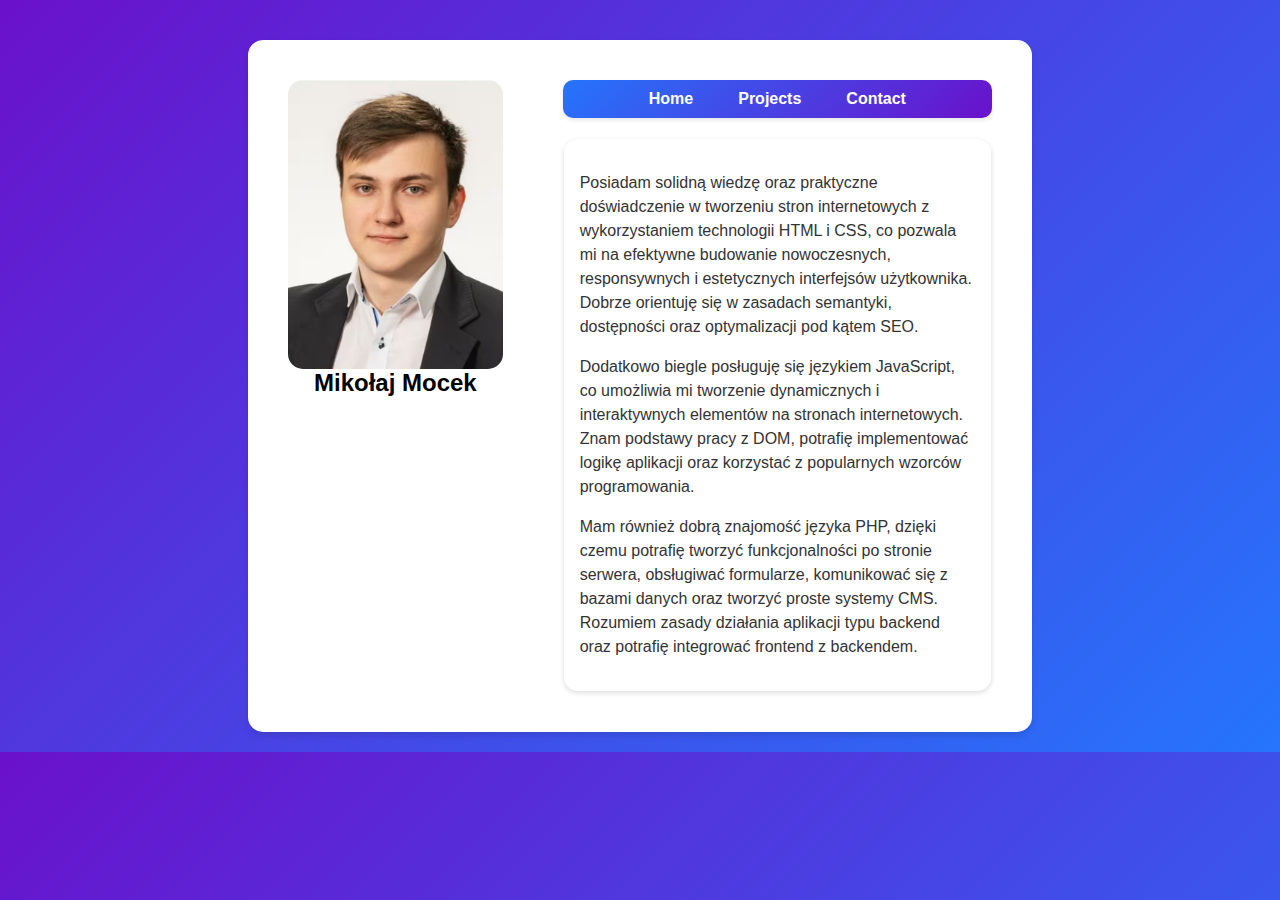
<file: index.html>
<!DOCTYPE html>
<html lang="en">
<head>
    <meta charset="UTF-8">
    <meta name="viewport" content="width=device-width, initial-scale=1.0">
    <title>Home</title>
    <link rel="stylesheet" href="styles.css">
</head>
<body>
    <div class="main-content">
        <div class="content-row">
            <div class="left-section">
                <img src="images/main-photo.avif" alt="Zdjęcie portretowe Mikołaja Mocka">
                <h1>Mikołaj Mocek</h1>
            </div>
            <div class="right-section">
                <div include-html="nav.html"></div>
                <div class="text-section">
                    <p>
                        Posiadam solidną wiedzę oraz praktyczne doświadczenie w tworzeniu stron internetowych z wykorzystaniem technologii HTML i CSS, co pozwala mi na efektywne
                        budowanie nowoczesnych, responsywnych i estetycznych interfejsów użytkownika. Dobrze orientuję się w zasadach semantyki, dostępności oraz optymalizacji 
                        pod kątem SEO.
                    </p>
                    <p>
                        Dodatkowo biegle posługuję się językiem JavaScript, co umożliwia mi tworzenie dynamicznych i interaktywnych elementów na stronach internetowych. Znam podstawy
                            pracy z DOM, potrafię implementować logikę aplikacji oraz korzystać z popularnych wzorców programowania. 
                    </p>
                    <p>
                        Mam również dobrą znajomość języka PHP, dzięki czemu potrafię tworzyć funkcjonalności po stronie serwera, obsługiwać formularze, komunikować się z bazami
                        danych oraz tworzyć proste systemy CMS. Rozumiem zasady działania aplikacji typu backend oraz potrafię integrować frontend z backendem.
                    </p>
                </div>
            </div>
        </div>
    </div>
    <script src="javascript/html-include.js"></script> <!-- Include HTML for navigation bar -->
</body>
</html>
</file>
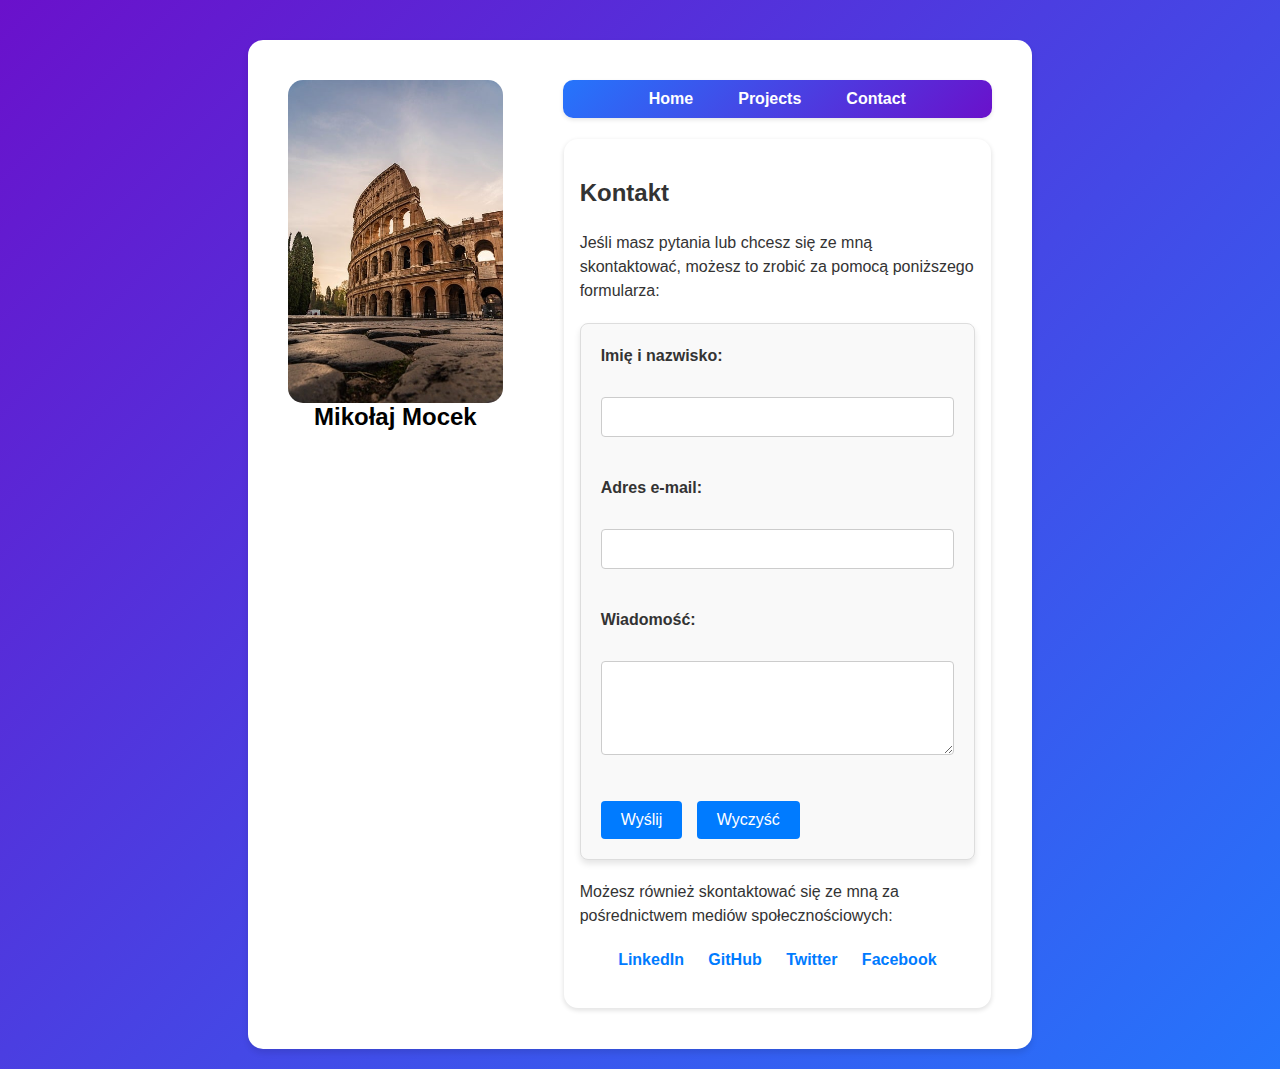
<file: contact.html>
<!DOCTYPE html>
<html lang="en">
<head>
    <meta charset="UTF-8">
    <meta name="viewport" content="width=device-width, initial-scale=1.0">
    <title>Home</title>
    <link rel="stylesheet" href="styles.css">
</head>
<body>
    <div class="main-content">
        <div class="content-row">
            <div class="left-section">
                <img src="images/contact.jpg" alt="Zdjęcie portretowe Mikołaja Mocka">
                <h1>Mikołaj Mocek</h1>
            </div>
            <div class="right-section">
                <div include-html="nav.html"></div>
                <div class="text-section">
                    <h2>Kontakt</h2>
                    <p>Jeśli masz pytania lub chcesz się ze mną skontaktować, możesz to zrobić za pomocą poniższego formularza:</p>
                    <form action="zapisz_formularz.php" method="post">
                        <label for="name">Imię i nazwisko:</label><br>
                        <input type="text" id="name" name="name"><br><br>
                        <label for="email">Adres e-mail:</label><br>
                        <input type="email" id="email" name="email"><br><br>
                        <label for="message">Wiadomość:</label><br>
                        <textarea id="message" name="message" rows="4" cols="50"></textarea><br><br>
                        <input type="submit" value="Wyślij">
                        <input type="reset" value="Wyczyść">
                    </form>
                    <p>Możesz również skontaktować się ze mną za pośrednictwem mediów społecznościowych:</p>
                    <ul class="social-media-links">
                        <li><a href="#" target="_blank">LinkedIn</a></li>
                        <li><a href="#" target="_blank">GitHub</a></li>
                        <li><a href="#" target="_blank">Twitter</a></li>
                        <li><a href="#" target="_blank">Facebook</a></li>
                    </ul>
                </div>
            </div>
        </div>
    </div>
    <script src="javascript/html-include.js"></script>
</body>
</html>
</file>
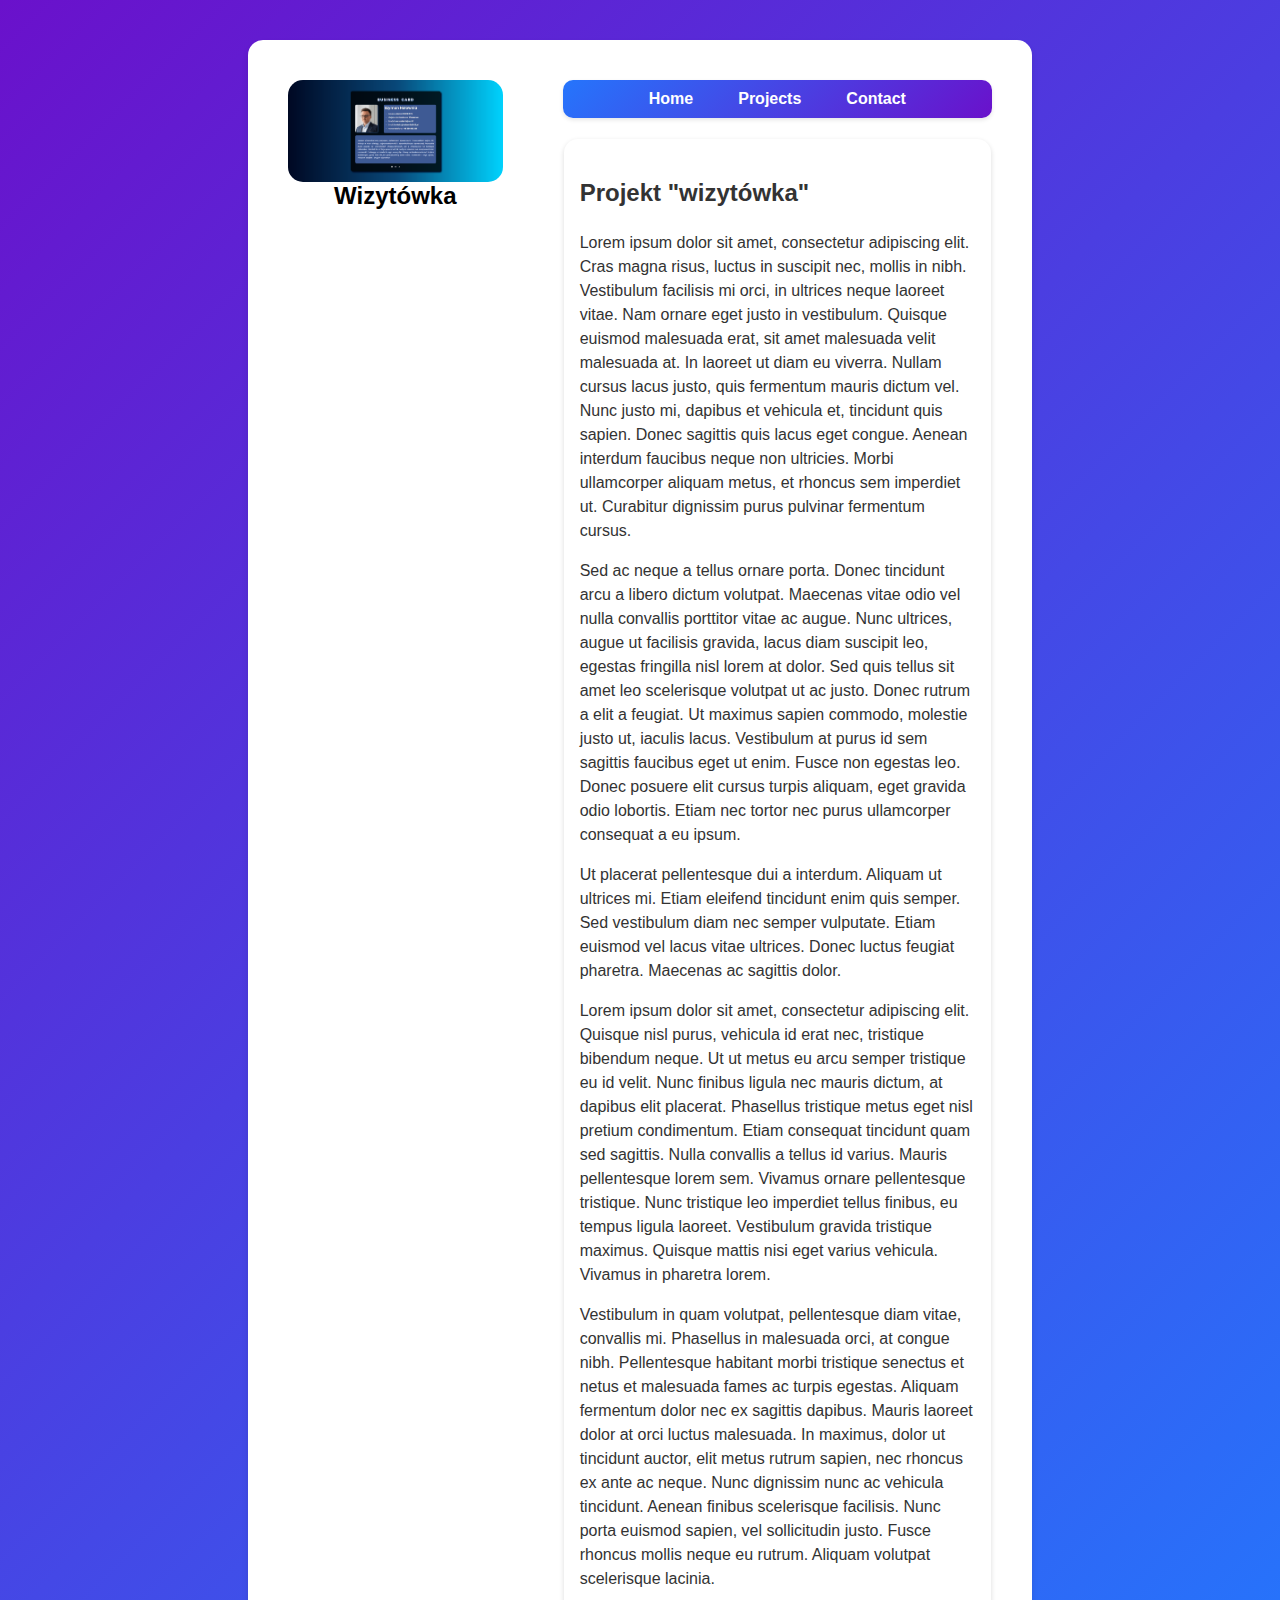
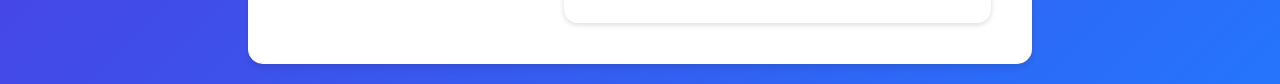
<file: projects.html>
<!DOCTYPE html>
<html lang="en">
<head>
    <meta charset="UTF-8">
    <meta name="viewport" content="width=device-width, initial-scale=1.0">
    <title>Home</title>
    <link rel="stylesheet" href="styles.css">
</head>
<body>
    <div class="main-content">
        <div class="content-row">
            <div class="left-section">
                <img src="images/project-1.png" alt="Projekt wizytówki" class="project-image">
                <a href="#" class="link-style">wizytówka</a> <!-- na razie nie działa, bo nie ma pliku wizytówka.html -->
            </div>
            <div class="right-section">
                <div include-html="nav.html"></div>
                <div class="text-section">
                    <h2>Projekt "wizytówka"</h2>
                    <p>
                        Lorem ipsum dolor sit amet, consectetur adipiscing elit. Cras magna risus, luctus in suscipit nec, mollis in nibh. Vestibulum facilisis mi orci, in ultrices neque laoreet vitae. Nam ornare eget justo in vestibulum. Quisque euismod malesuada erat, sit amet malesuada velit malesuada at. In laoreet ut diam eu viverra. Nullam cursus lacus justo, quis fermentum mauris dictum vel. Nunc justo mi, dapibus et vehicula et, tincidunt quis sapien. Donec sagittis quis lacus eget congue. Aenean interdum faucibus neque non ultricies. Morbi ullamcorper aliquam metus, et rhoncus sem imperdiet ut. Curabitur dignissim purus pulvinar fermentum cursus.
                    </p>
                    <p>
                        Sed ac neque a tellus ornare porta. Donec tincidunt arcu a libero dictum volutpat. Maecenas vitae odio vel nulla convallis porttitor vitae ac augue. Nunc ultrices, augue ut facilisis gravida, lacus diam suscipit leo, egestas fringilla nisl lorem at dolor. Sed quis tellus sit amet leo scelerisque volutpat ut ac justo. Donec rutrum a elit a feugiat. Ut maximus sapien commodo, molestie justo ut, iaculis lacus. Vestibulum at purus id sem sagittis faucibus eget ut enim. Fusce non egestas leo. Donec posuere elit cursus turpis aliquam, eget gravida odio lobortis. Etiam nec tortor nec purus ullamcorper consequat a eu ipsum.
                    </p>
                    <p>
                        Ut placerat pellentesque dui a interdum. Aliquam ut ultrices mi. Etiam eleifend tincidunt enim quis semper. Sed vestibulum diam nec semper vulputate. Etiam euismod vel lacus vitae ultrices. Donec luctus feugiat pharetra. Maecenas ac sagittis dolor.
                    </p>
                    <p>
                        Lorem ipsum dolor sit amet, consectetur adipiscing elit. Quisque nisl purus, vehicula id erat nec, tristique bibendum neque. Ut ut metus eu arcu semper tristique eu id velit. Nunc finibus ligula nec mauris dictum, at dapibus elit placerat. Phasellus tristique metus eget nisl pretium condimentum. Etiam consequat tincidunt quam sed sagittis. Nulla convallis a tellus id varius. Mauris pellentesque lorem sem. Vivamus ornare pellentesque tristique. Nunc tristique leo imperdiet tellus finibus, eu tempus ligula laoreet. Vestibulum gravida tristique maximus. Quisque mattis nisi eget varius vehicula. Vivamus in pharetra lorem.
                    </p>
                    <p>
                        Vestibulum in quam volutpat, pellentesque diam vitae, convallis mi. Phasellus in malesuada orci, at congue nibh. Pellentesque habitant morbi tristique senectus et netus et malesuada fames ac turpis egestas. Aliquam fermentum dolor nec ex sagittis dapibus. Mauris laoreet dolor at orci luctus malesuada. In maximus, dolor ut tincidunt auctor, elit metus rutrum sapien, nec rhoncus ex ante ac neque. Nunc dignissim nunc ac vehicula tincidunt. Aenean finibus scelerisque facilisis. Nunc porta euismod sapien, vel sollicitudin justo. Fusce rhoncus mollis neque eu rutrum. Aliquam volutpat scelerisque lacinia.
                    </p>
                </div>
            </div>
        </div>
    </div>
    <script>
        // prosty skrypt do ładowania include-html
        document.querySelectorAll('[include-html]').forEach(async el => {
            const file = el.getAttribute('include-html');
            const res = await fetch(file);
            if (res.ok) el.innerHTML = await res.text();
        });
    </script>
</body>
</html>
</file>
<file: styles.css>
body {
    margin: 0;
    font-family: Arial, sans-serif;
    background: linear-gradient(135deg, #6a11cb, #2575fc);
    display: flex;
    justify-content: center;
    align-items: start;
    padding: 20px;
    margin-top: 20px;
}

.main-content {
    background: #fff;
    border-radius: 15px;
    box-shadow: 0 4px 6px rgba(0, 0, 0, 0.1);
    display: flex;
    flex-direction: column;
    width: 60%;
    max-width: 1200px;
    padding: 20px;
    gap: 20px;
}
.content-row {
    display: flex;
    flex-direction: row;
    gap: 20px;
    height: 100%;
}

.left-section {
    flex: 1;
    display: flex;
    flex-direction: column;
    align-items: center;
    justify-content: center;
    padding: 20px;
    height: 100%;
}

.left-section img {
    width: 100%;
    max-height: 100%;
    height: auto;
    border-radius: 15px;
    object-fit: cover;
    margin-bottom: 0;
}

.left-section h1 {
    font-size: 24px;
    margin: 0;
}

.right-section {
    flex: 2;
    display: flex;
    flex-direction: column;
    justify-content: flex-start;
    padding: 20px;
}

.nav-bar {
    display: flex;
    justify-content: center;
    align-items: center;
    gap: 15px;
    padding: 10px;
    background: linear-gradient(135deg, #2575fc, #6a11cb);
    border-radius: 10px;
    box-shadow: 0 2px 4px rgba(0, 0, 0, 0.1);
    margin-bottom: 20px;
}

.nav-bar a {
    text-decoration: none;
    color: #fff;
    font-weight: bold;
    padding: 8px 15px;
    border-radius: 5px;
    transition: background 0.3s;
}

.nav-bar a:hover {
    background: rgba(255, 255, 255, 0.2);
}

.nav-bar ul {
    list-style: none;
    display: flex;
    gap: 15px;
    padding: 0;
    margin: 0;
}

.nav-bar ul li {
    display: inline-block;
}

.text-section {
    border: 2px solid transparent;
    background: #fff;
    padding: 15px;
    border-radius: 15px;
    font-size: 16px;
    line-height: 1.5;
    color: #333;
    box-shadow: 0 2px 4px rgba(0, 0, 0, 0.1);
    background-clip: padding-box;
    flex-grow: 1;
    overflow-y: auto;
}

.link-style {
    color: black;
    font-size: 24px;
    text-transform: capitalize;
    text-decoration: none;
    font-weight: bold;
    transition: color 0.3s;
}

.link-style:hover {
    color: #2575fc;
}
/* Styl dla formularza kontaktowego */
form {
    background-color: #f9f9f9;
    padding: 20px;
    border: 1px solid #ddd;
    border-radius: 8px;
    max-width: 500px;
    margin: 20px auto;
    box-shadow: 0 4px 6px rgba(0, 0, 0, 0.1);
}

form label {
    font-weight: bold;
    display: block;
    margin-bottom: 5px;
    color: #333;
}

form input[type="text"],
form input[type="email"],
form textarea {
    width: 100%;
    max-width: 100%; /* Zapobiega wyjeżdżaniu poza ramkę */
    box-sizing: border-box; /* Uwzględnia padding i border w szerokości */
    padding: 10px;
    margin-bottom: 15px;
    border: 1px solid #ccc;
    border-radius: 4px;
    font-size: 16px;
}

form input[type="submit"],
form input[type="reset"] {
    background-color: #007BFF;
    color: white;
    border: none;
    padding: 10px 20px;
    border-radius: 4px;
    cursor: pointer;
    font-size: 16px;
    margin-right: 10px;
}

form input[type="submit"]:hover,
form input[type="reset"]:hover {
    background-color: #0056b3;
}

/* Styl dla listy mediów społecznościowych */
ul.social-media-links {
    list-style: none;
    padding: 0;
    margin: 20px 0;
    text-align: center;
}

ul.social-media-links li {
    display: inline-block;
    margin: 0 10px;
}

ul.social-media-links a {
    text-decoration: none;
    color: #007BFF;
    font-weight: bold;
}

ul.social-media-links a:hover {
    text-decoration: underline;
}

@media (max-width: 1024px) {
    .main-content {
        width: 90%;
        padding: 15px;
    }
    .left-section img {
        height: auto;
        max-height: 300px;
    }
}

@media (max-width: 768px) {
    .main-content {
        width: 100%;
        padding: 10px;
    }
    .content-row {
        flex-direction: column;
        gap: 10px;
    }
    .left-section,
    .right-section {
        padding: 10px;
    }
    .left-section img {
        height: auto;
        max-height: 300px;
    }
}

@media (max-width: 480px) {
    .main-content {
        border-radius: 0;
        box-shadow: none;
        padding: 5px;
    }
    .left-section img {
        height: auto;
        max-height: 300px;
    }
    .text-section {
        font-size: 14px;
        padding: 8px;
    }
    .nav-bar {
        flex-direction: column;
        gap: 8px;
        padding: 6px;
    }
    form {
        padding: 10px;
        max-width: 100%;
    }
}
</file>
